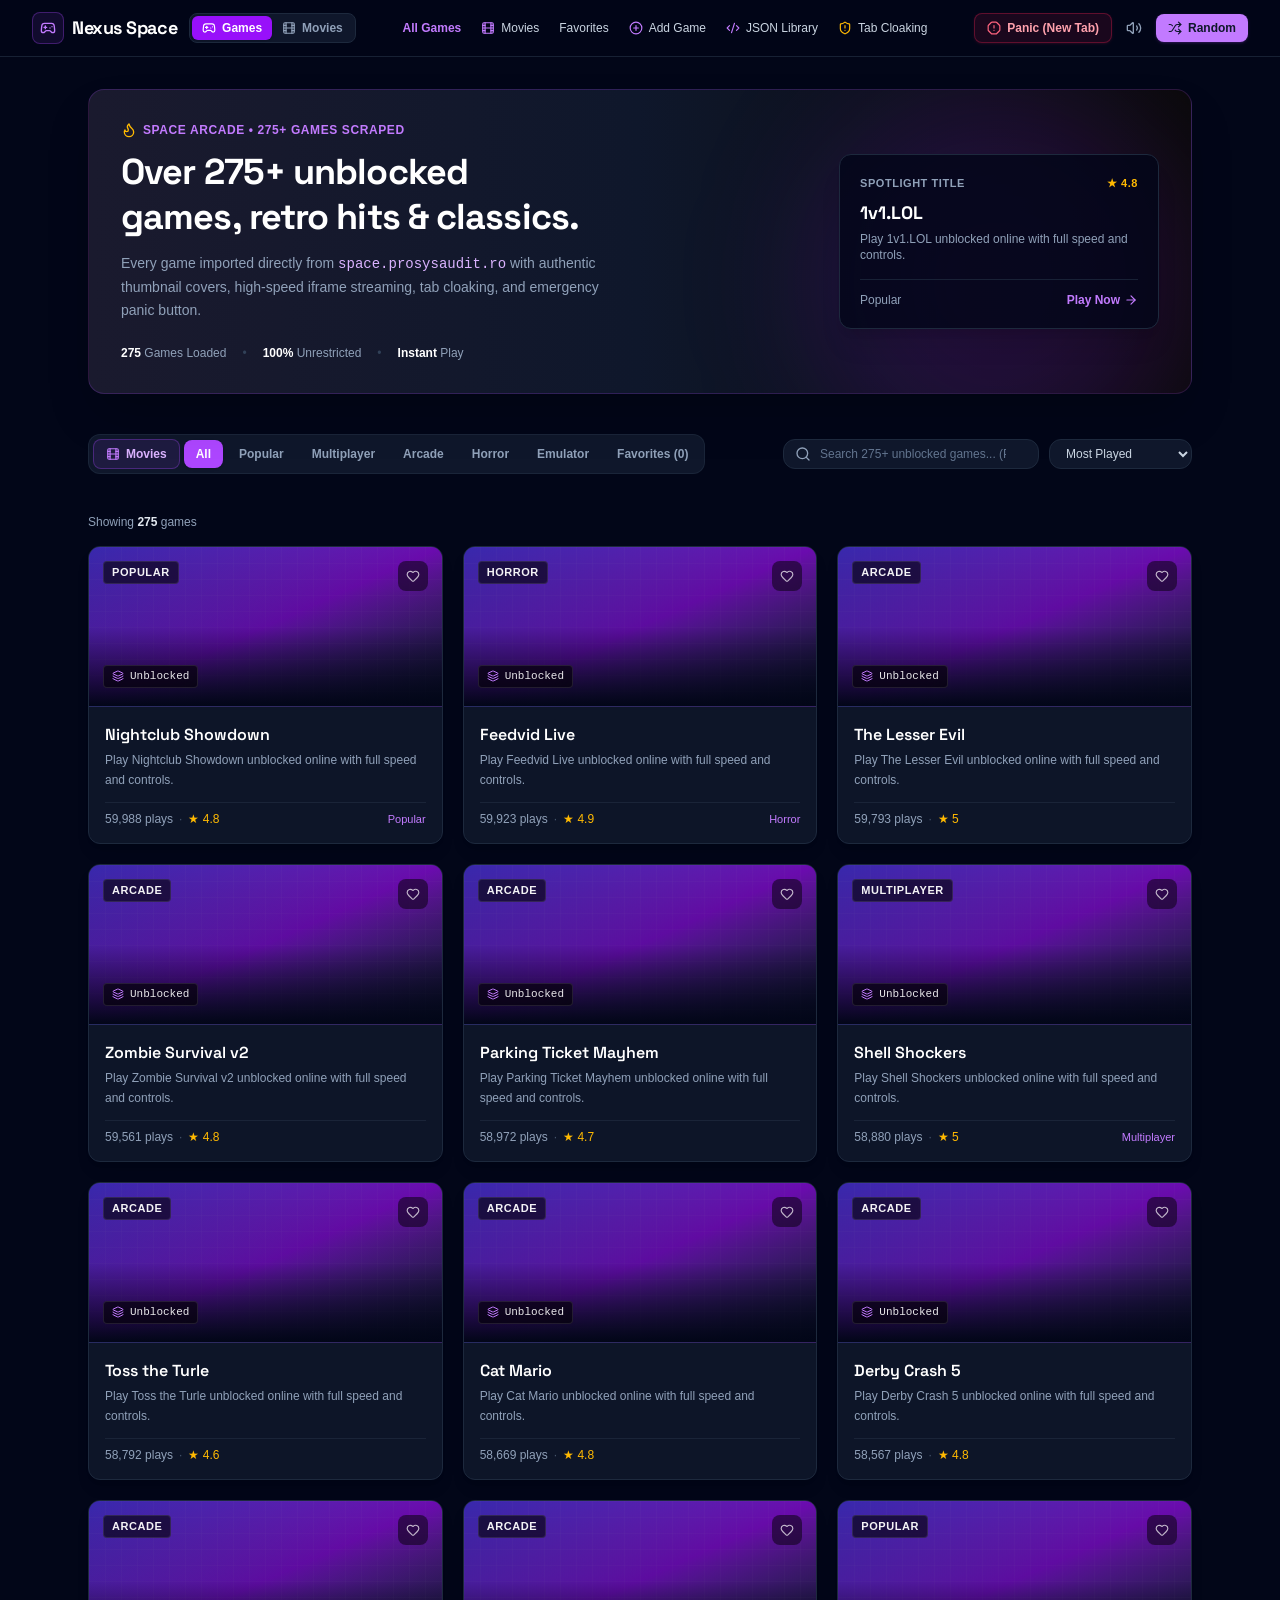
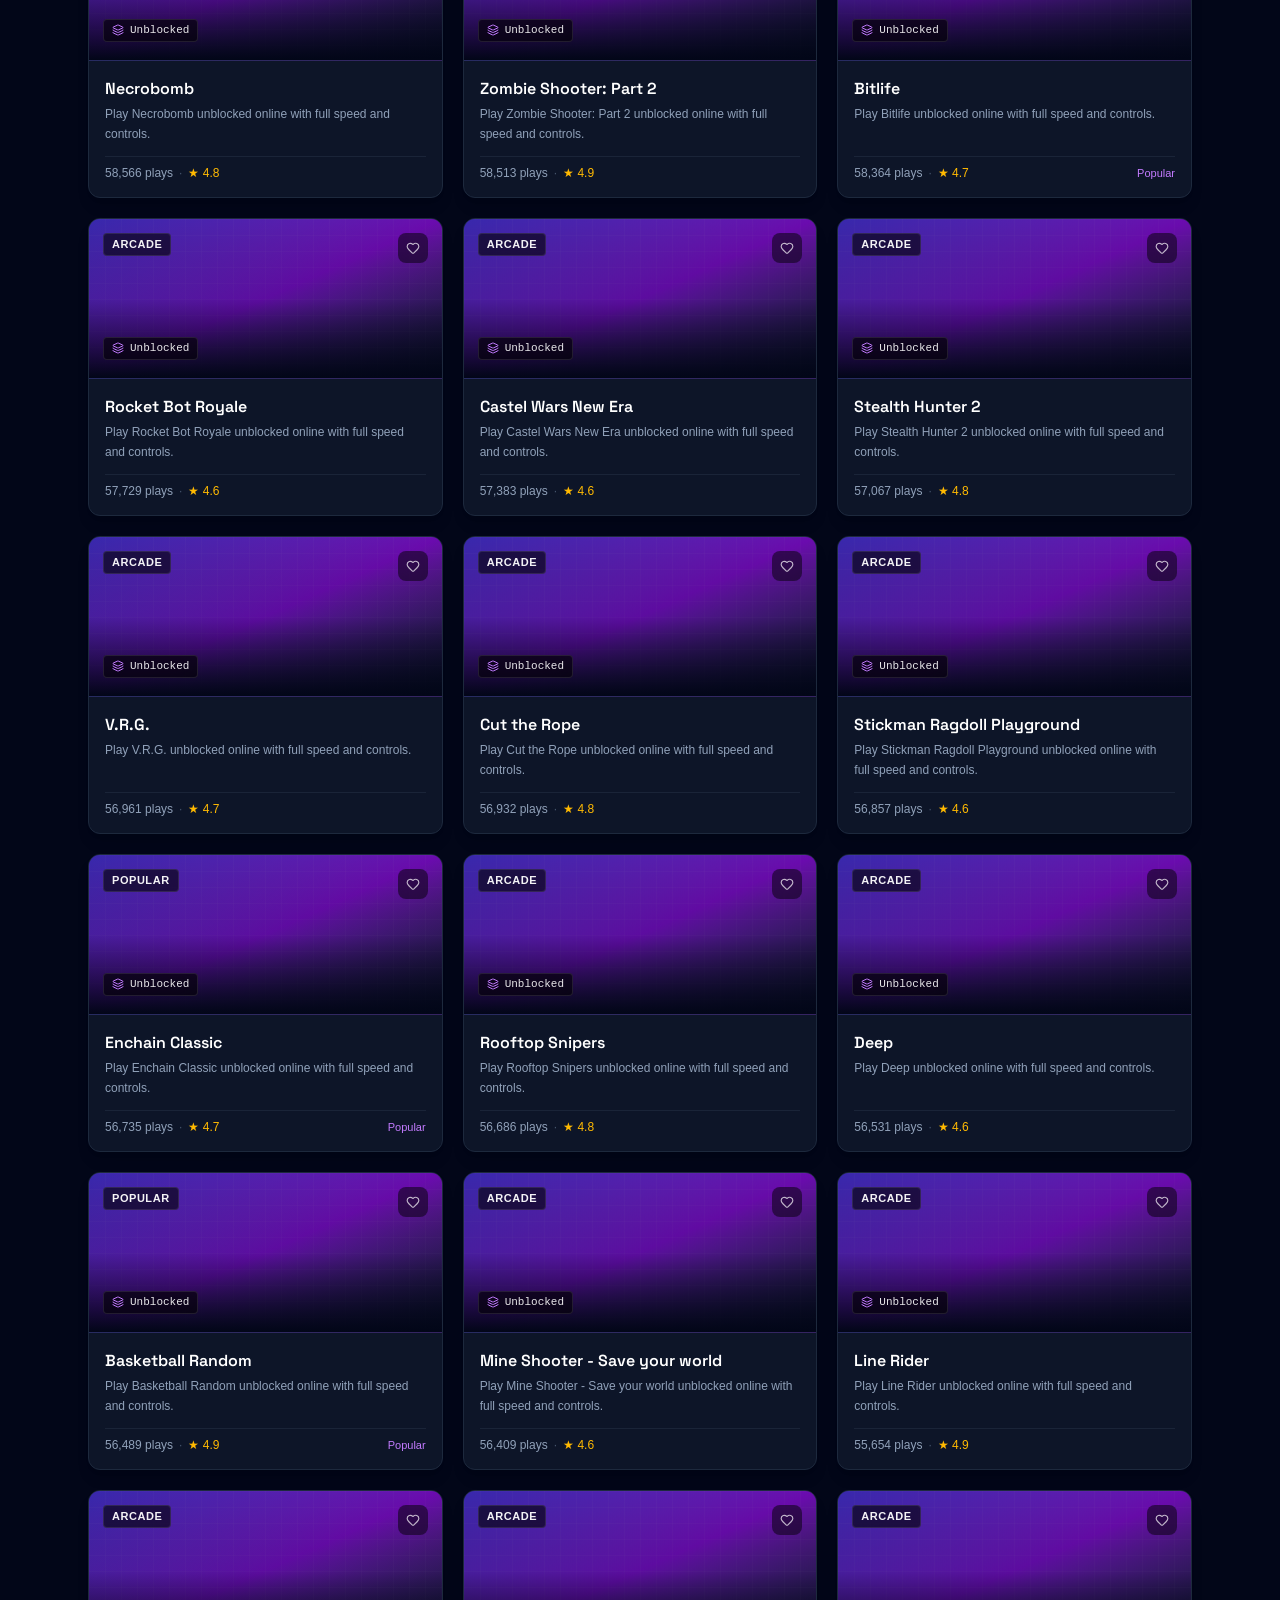
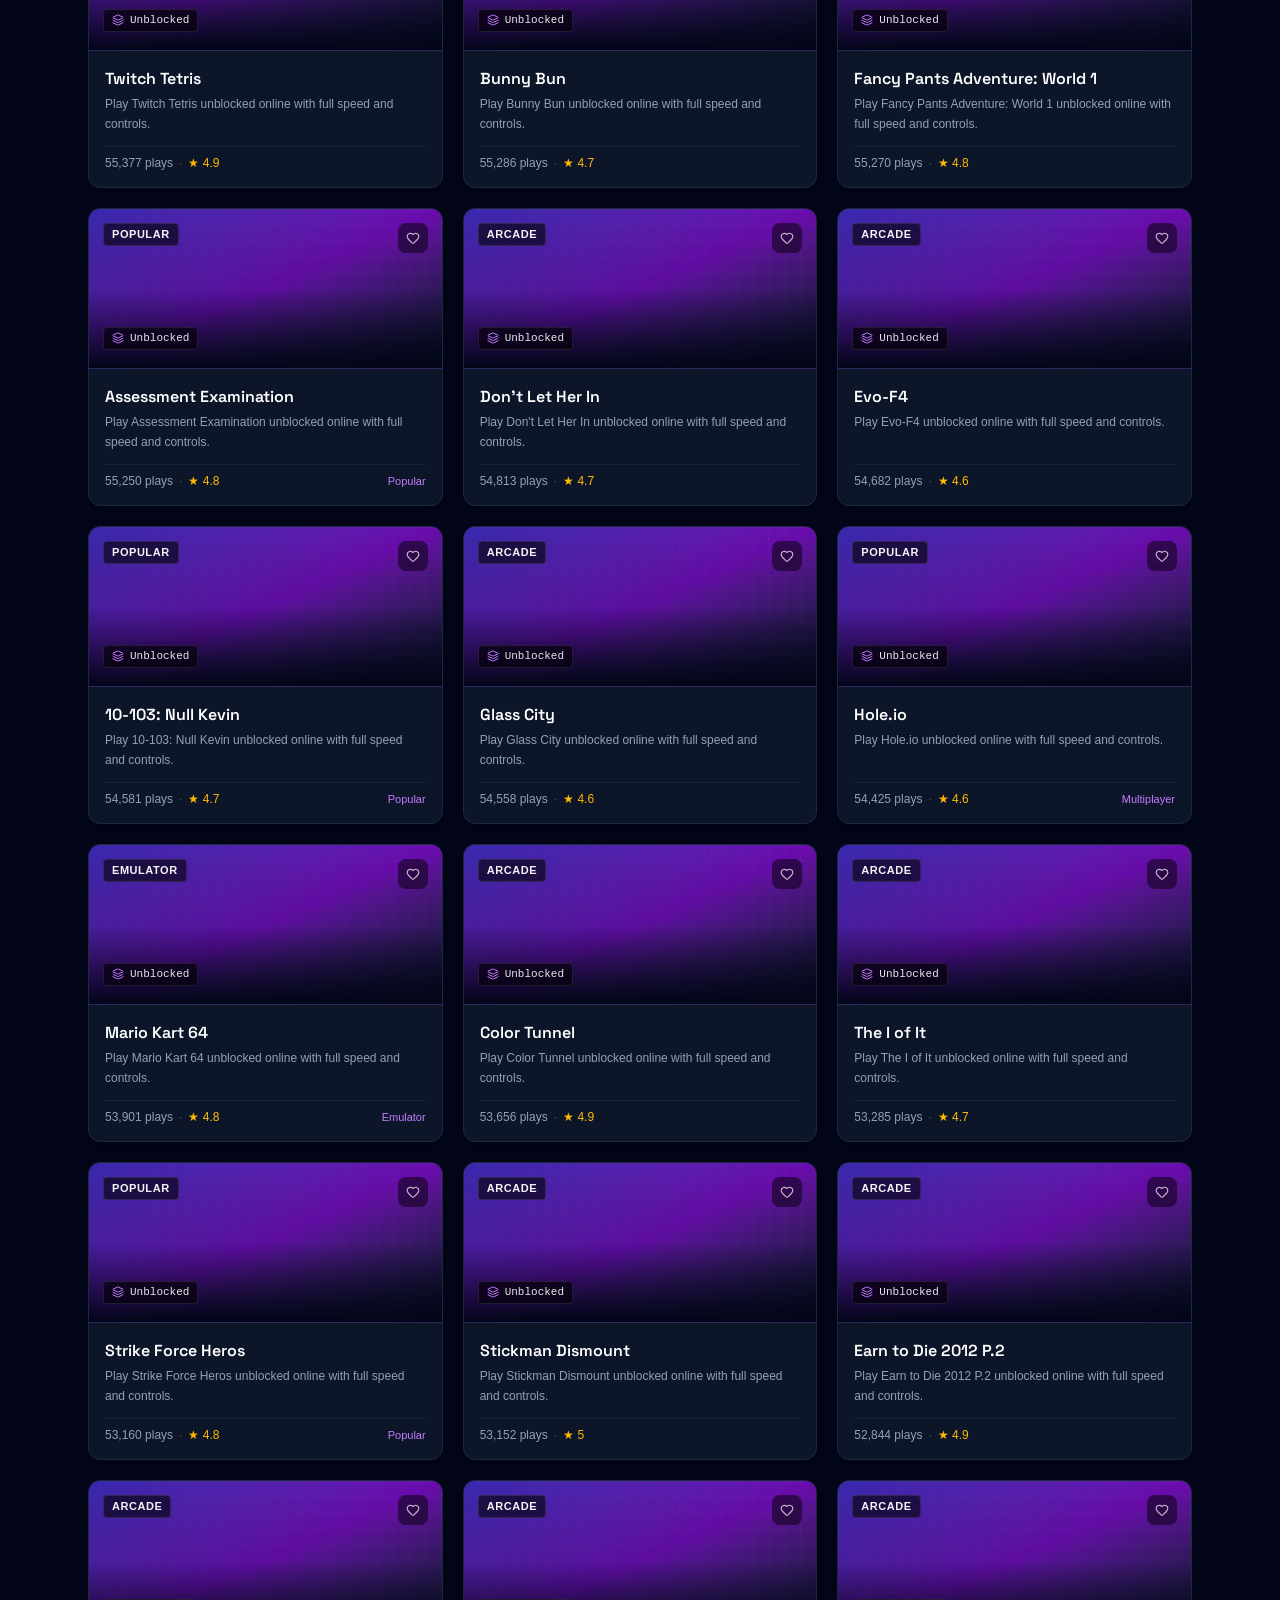
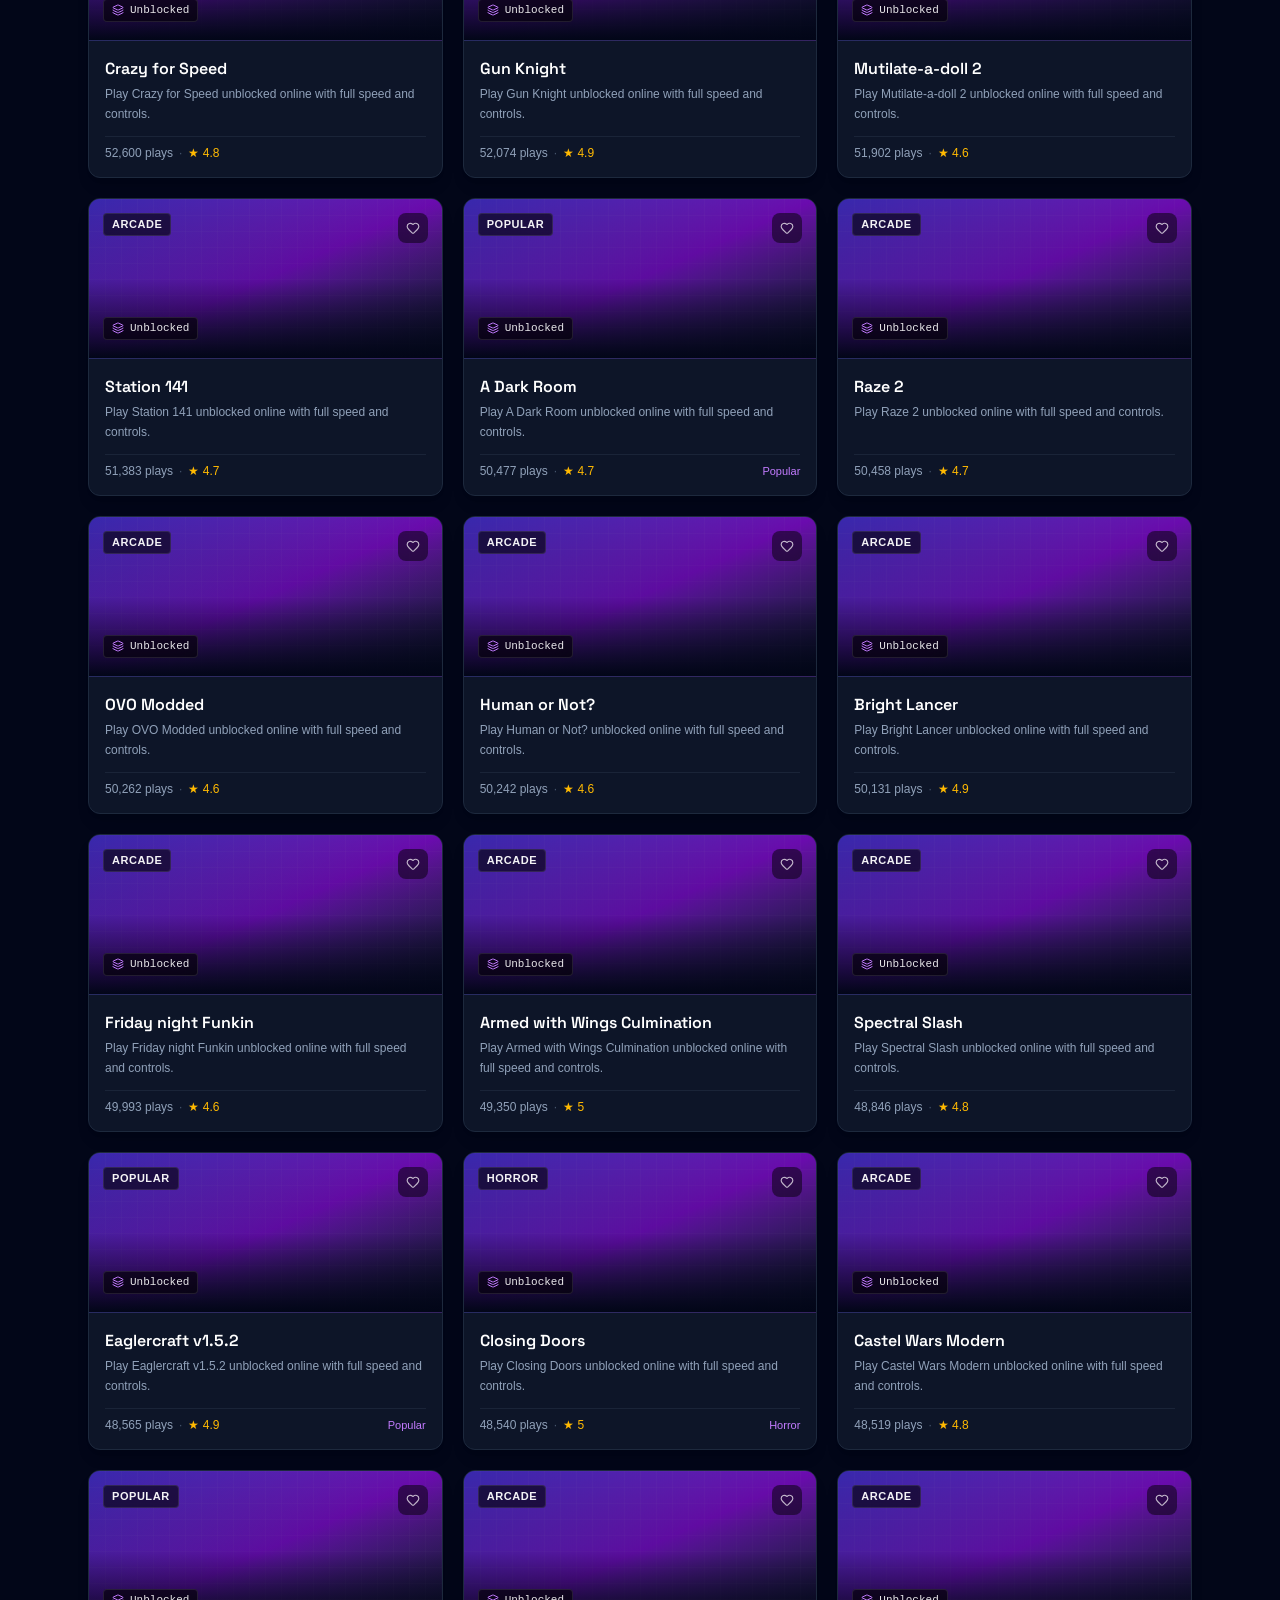
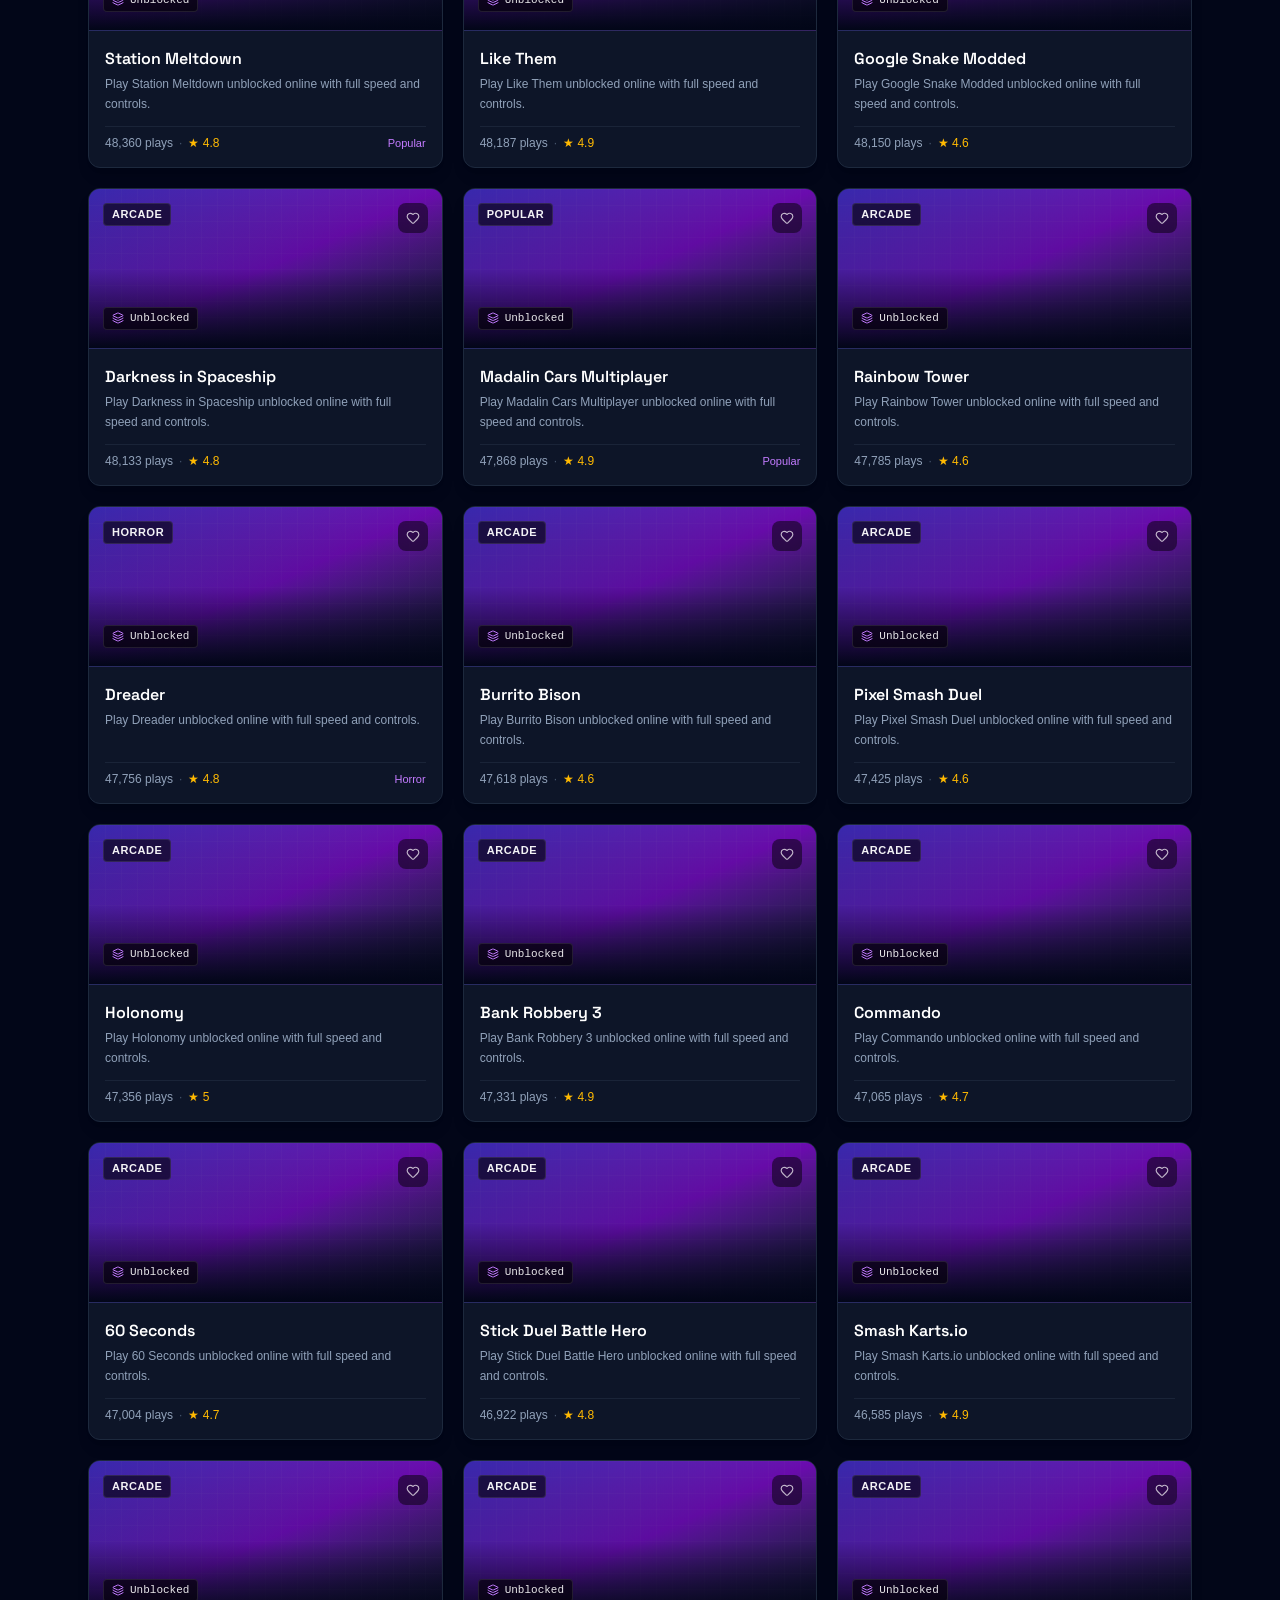
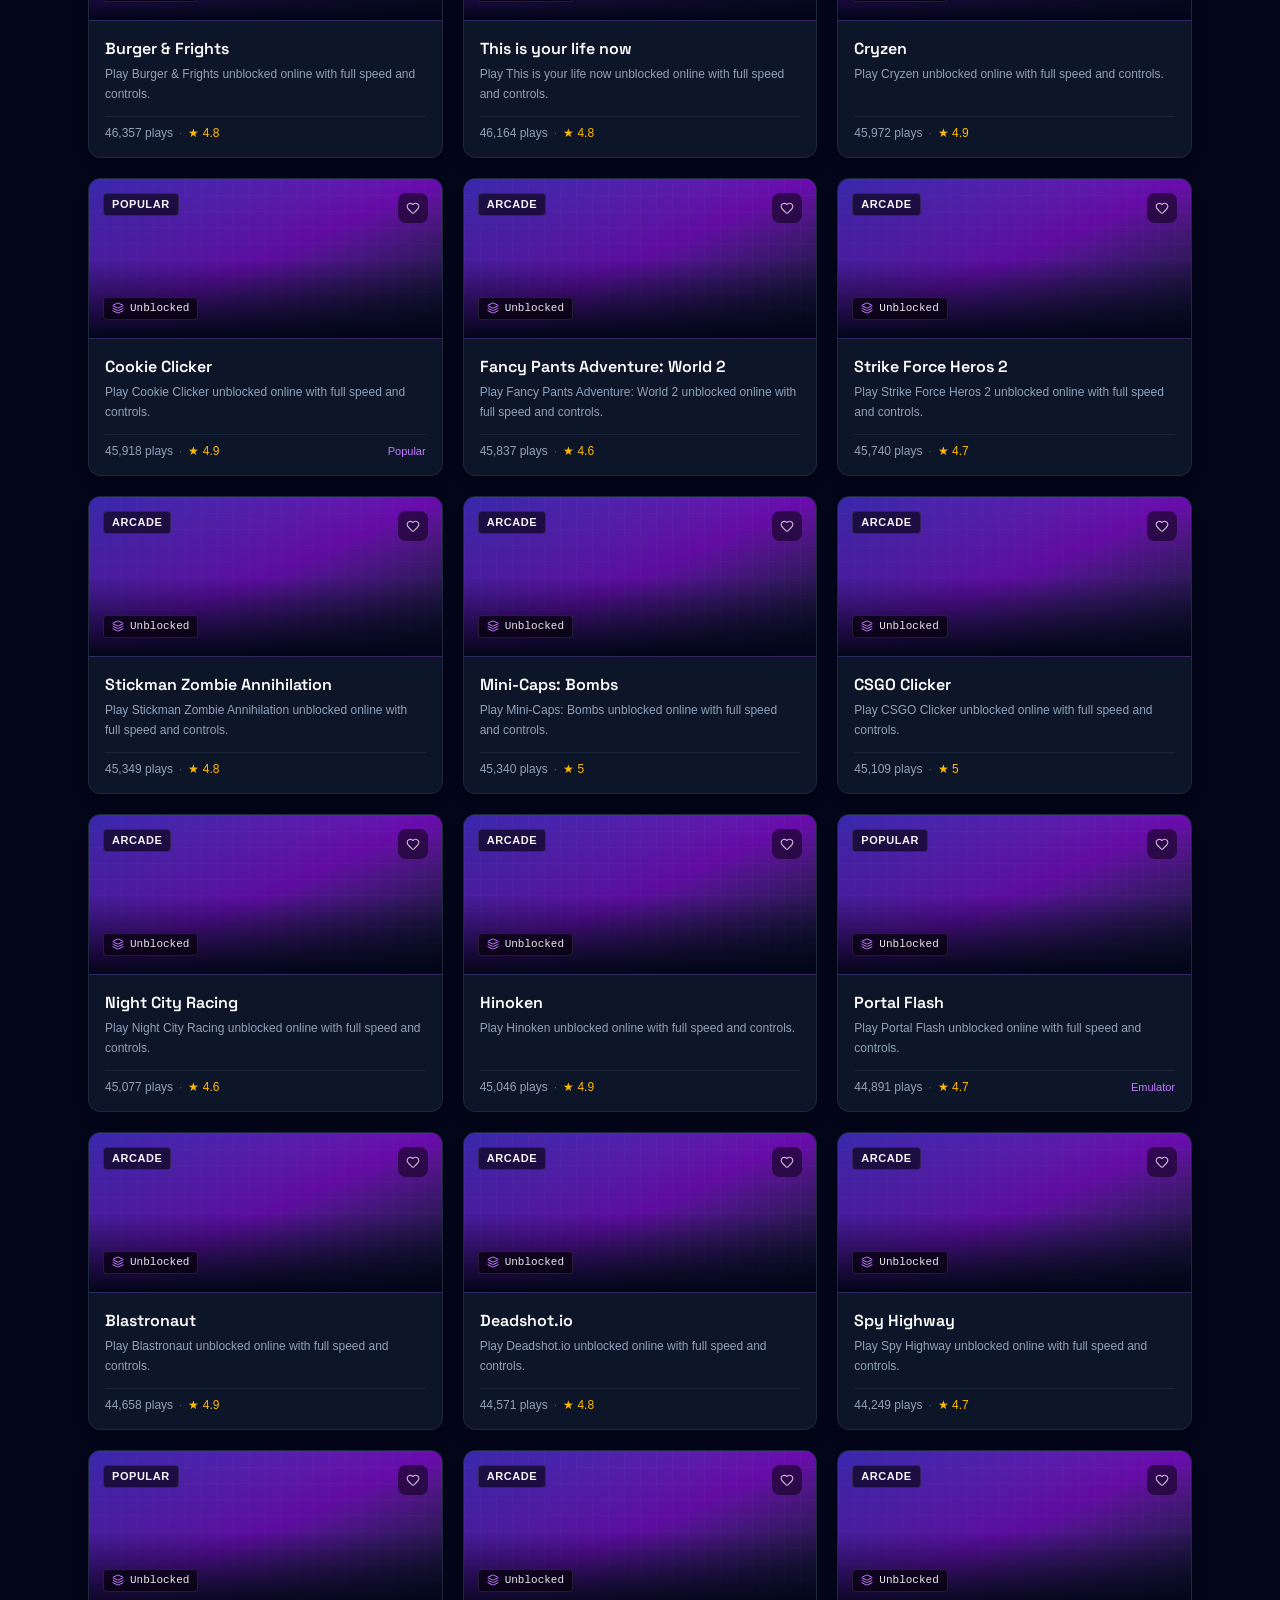
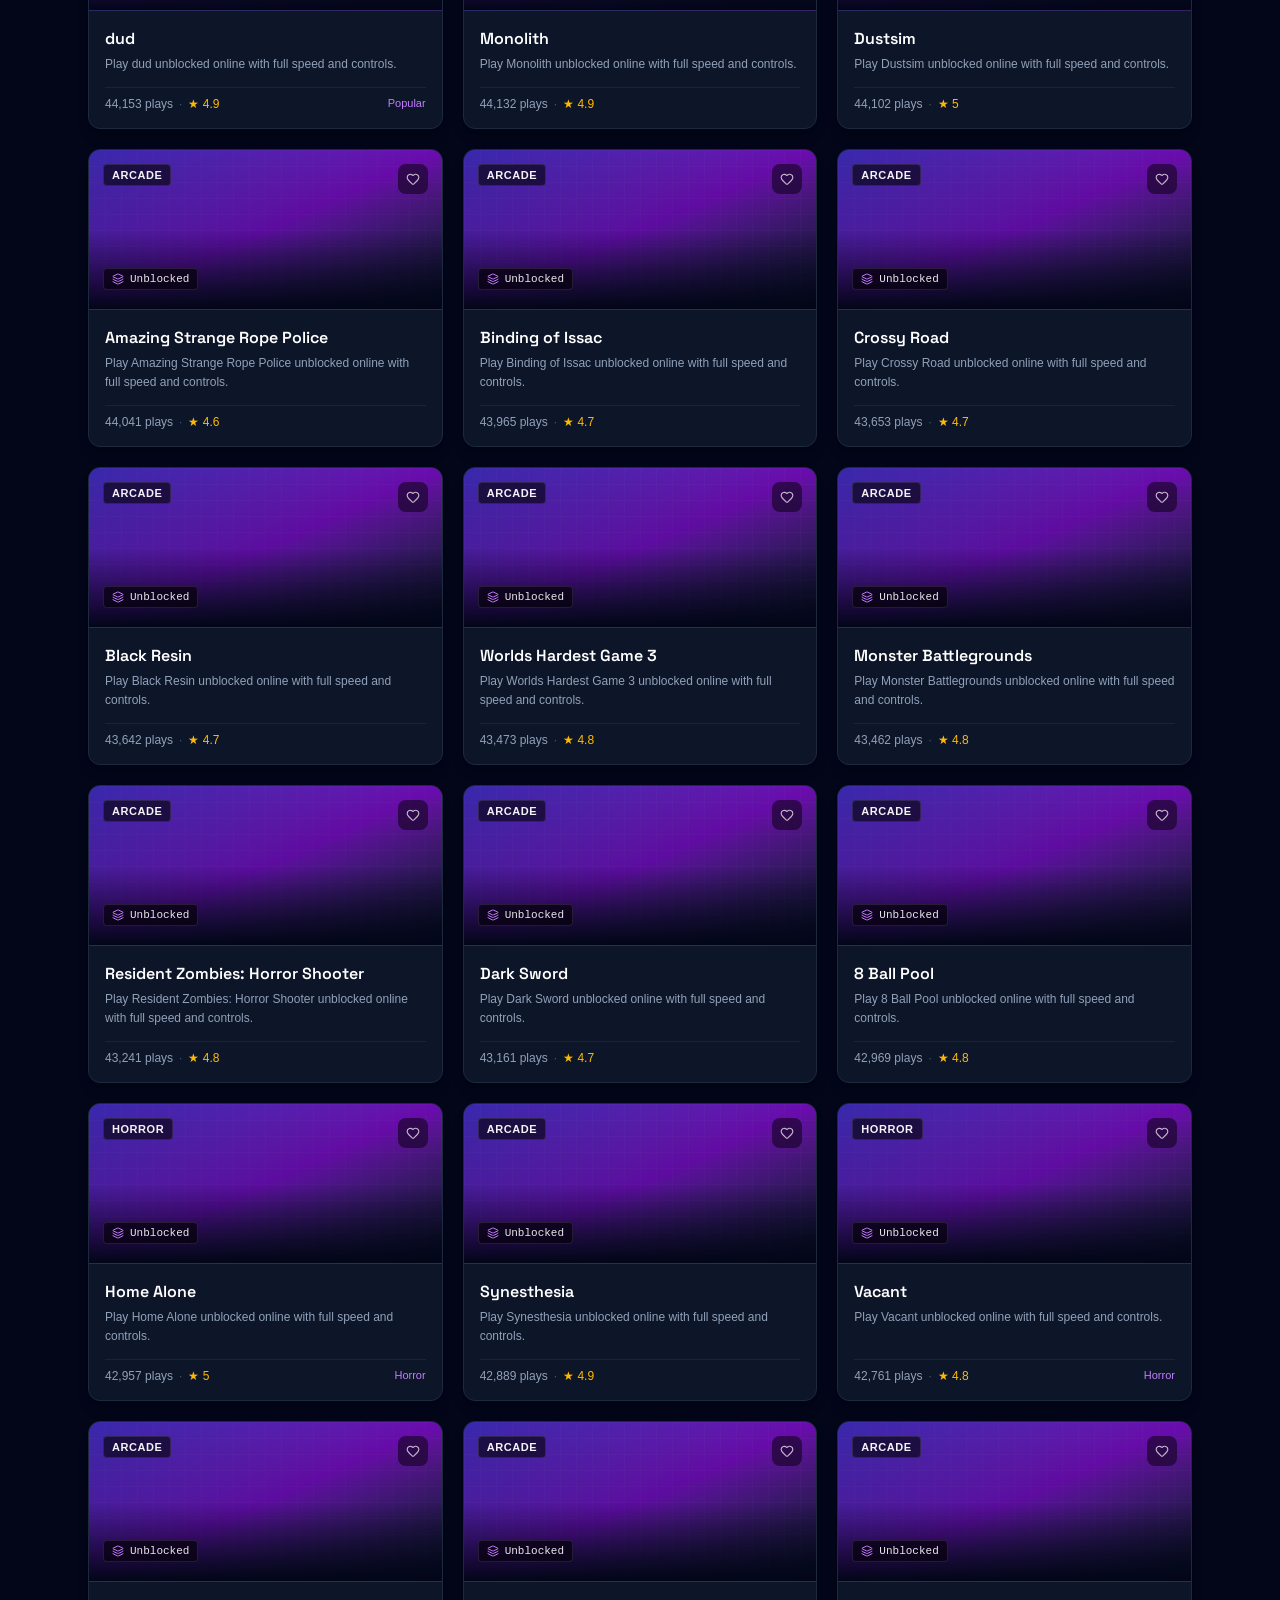
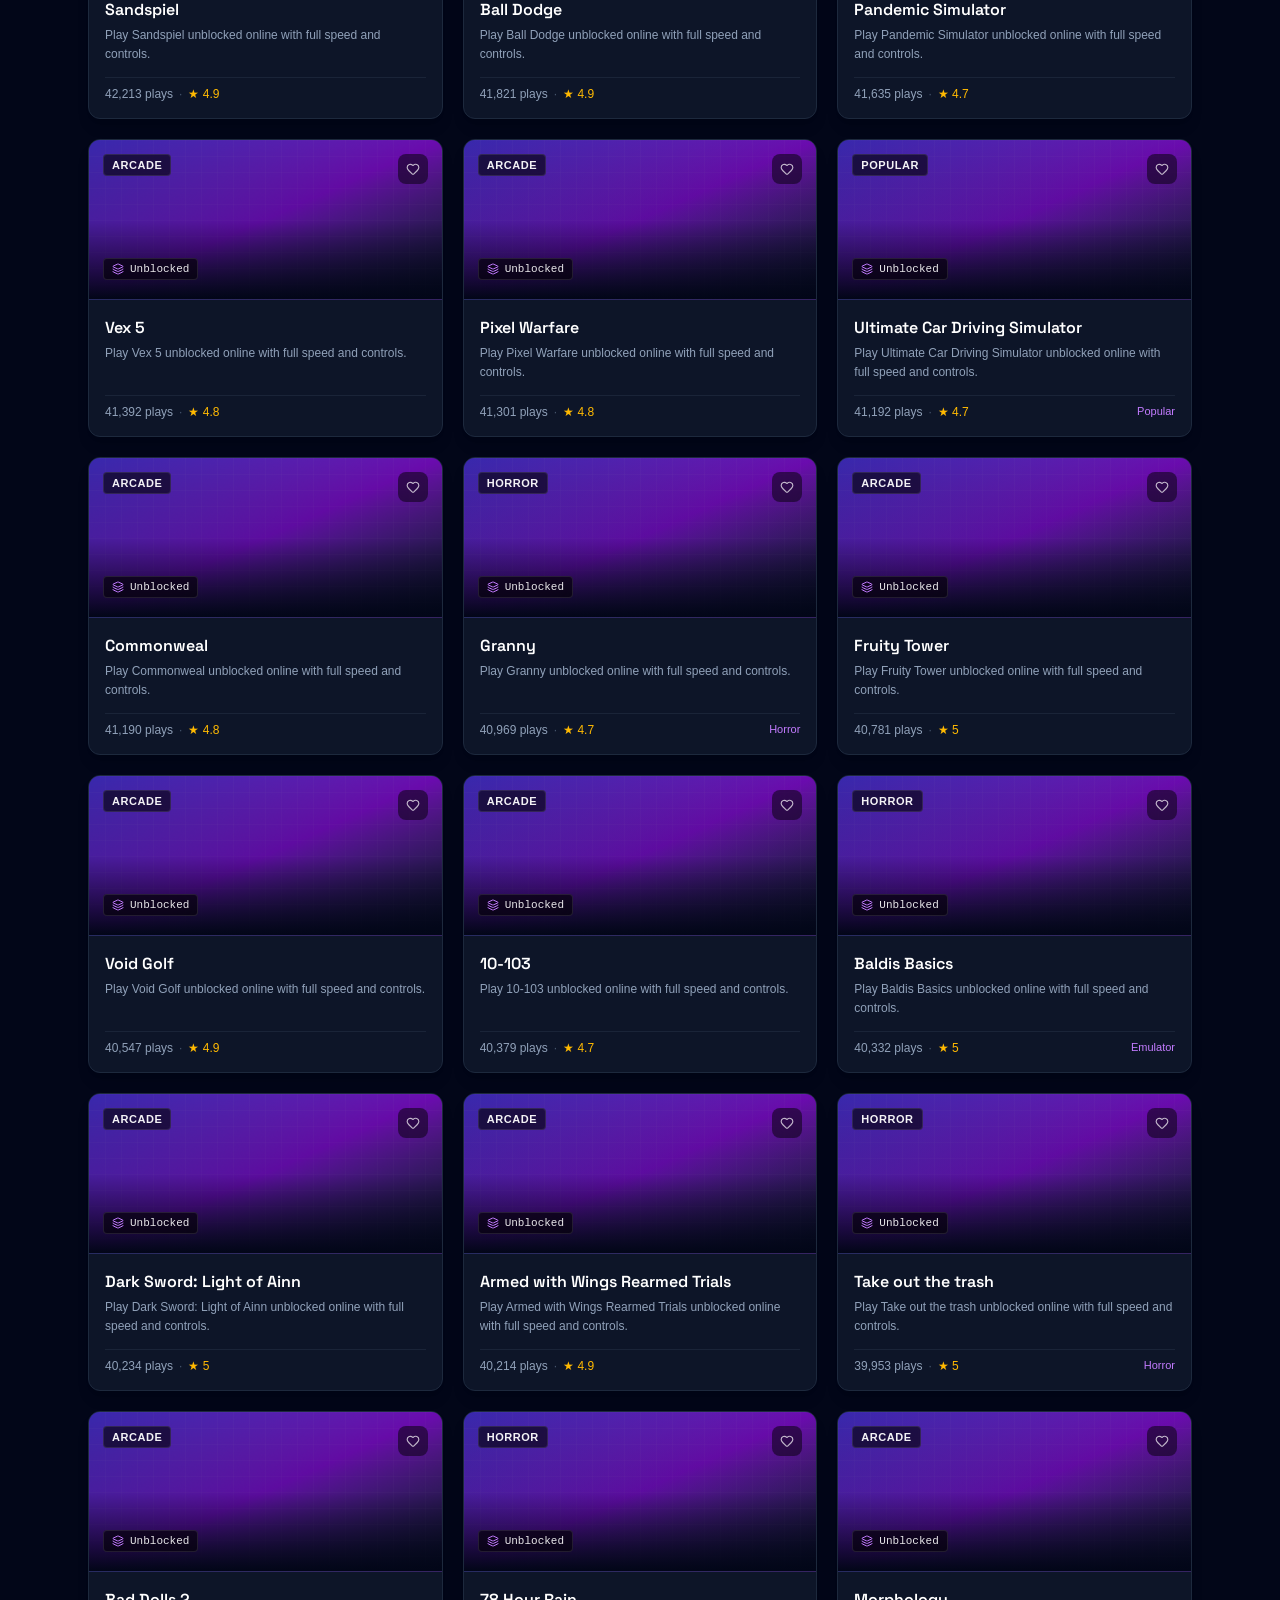
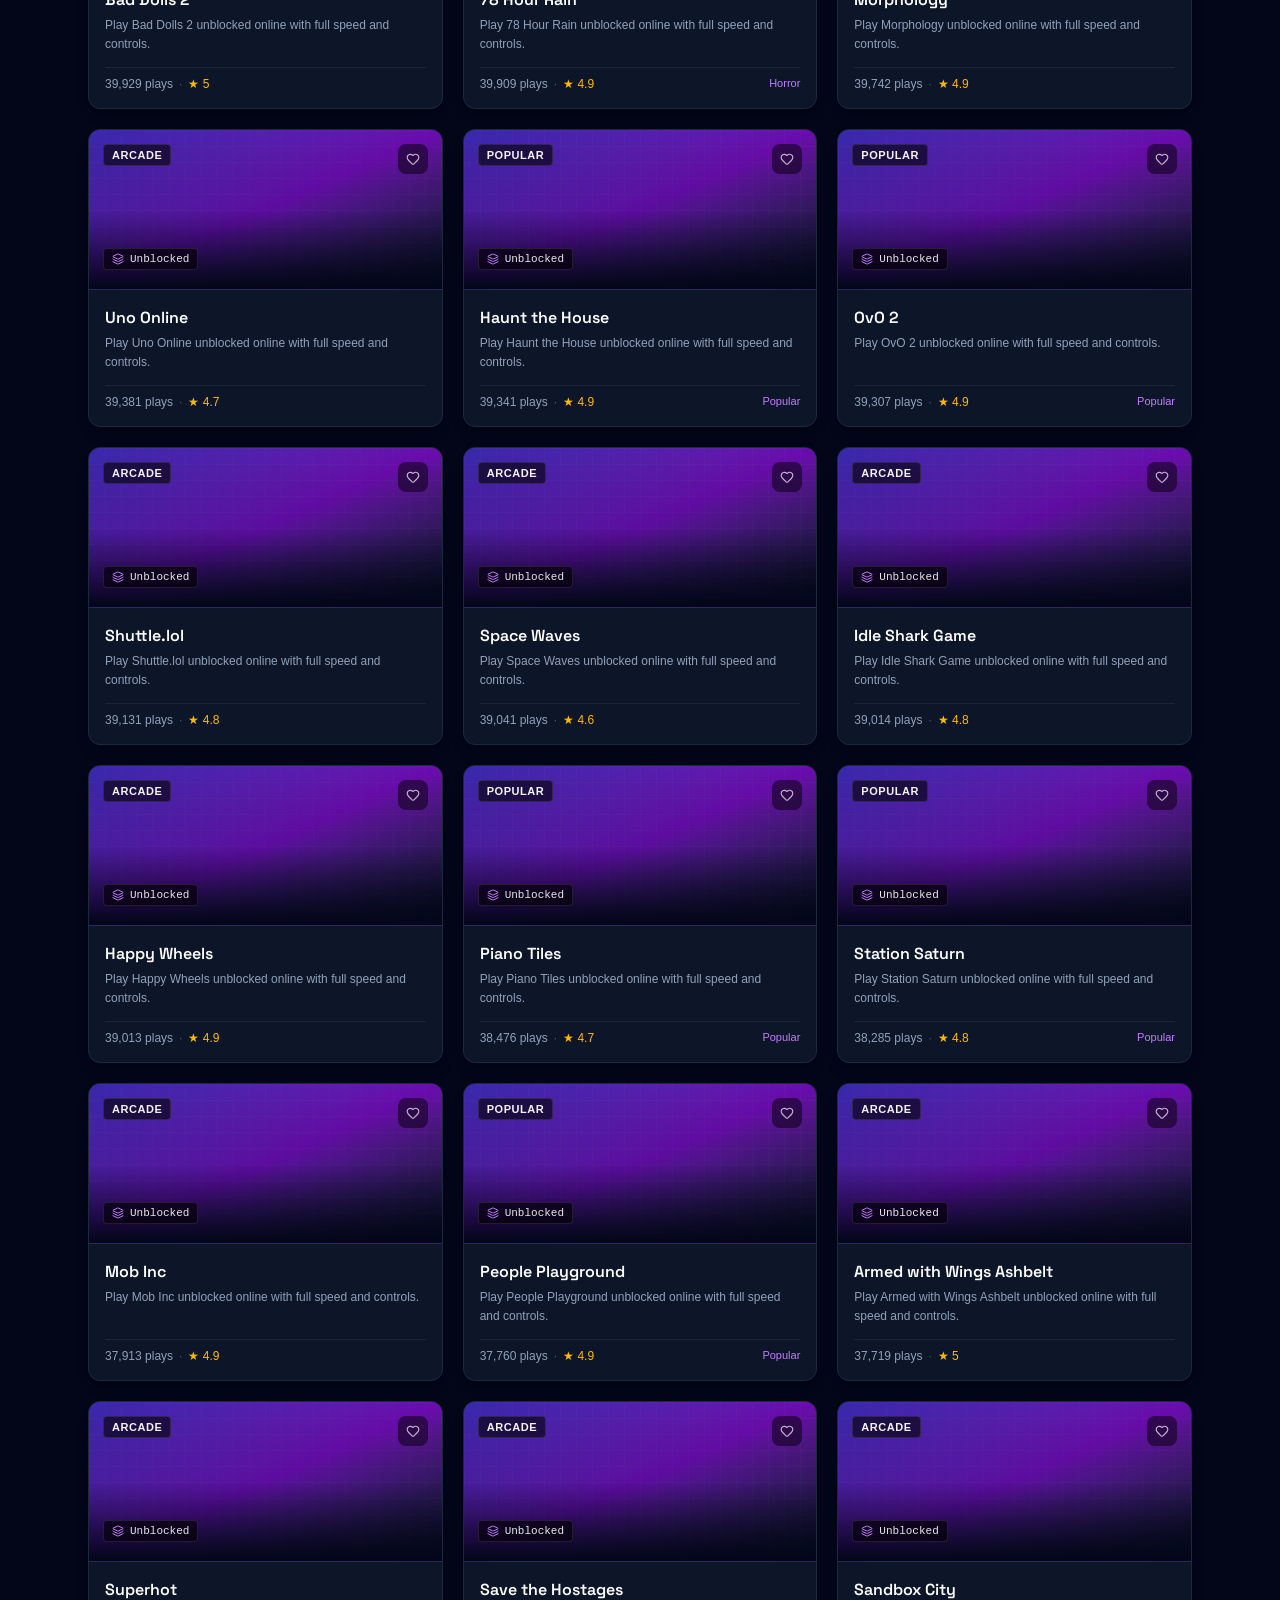
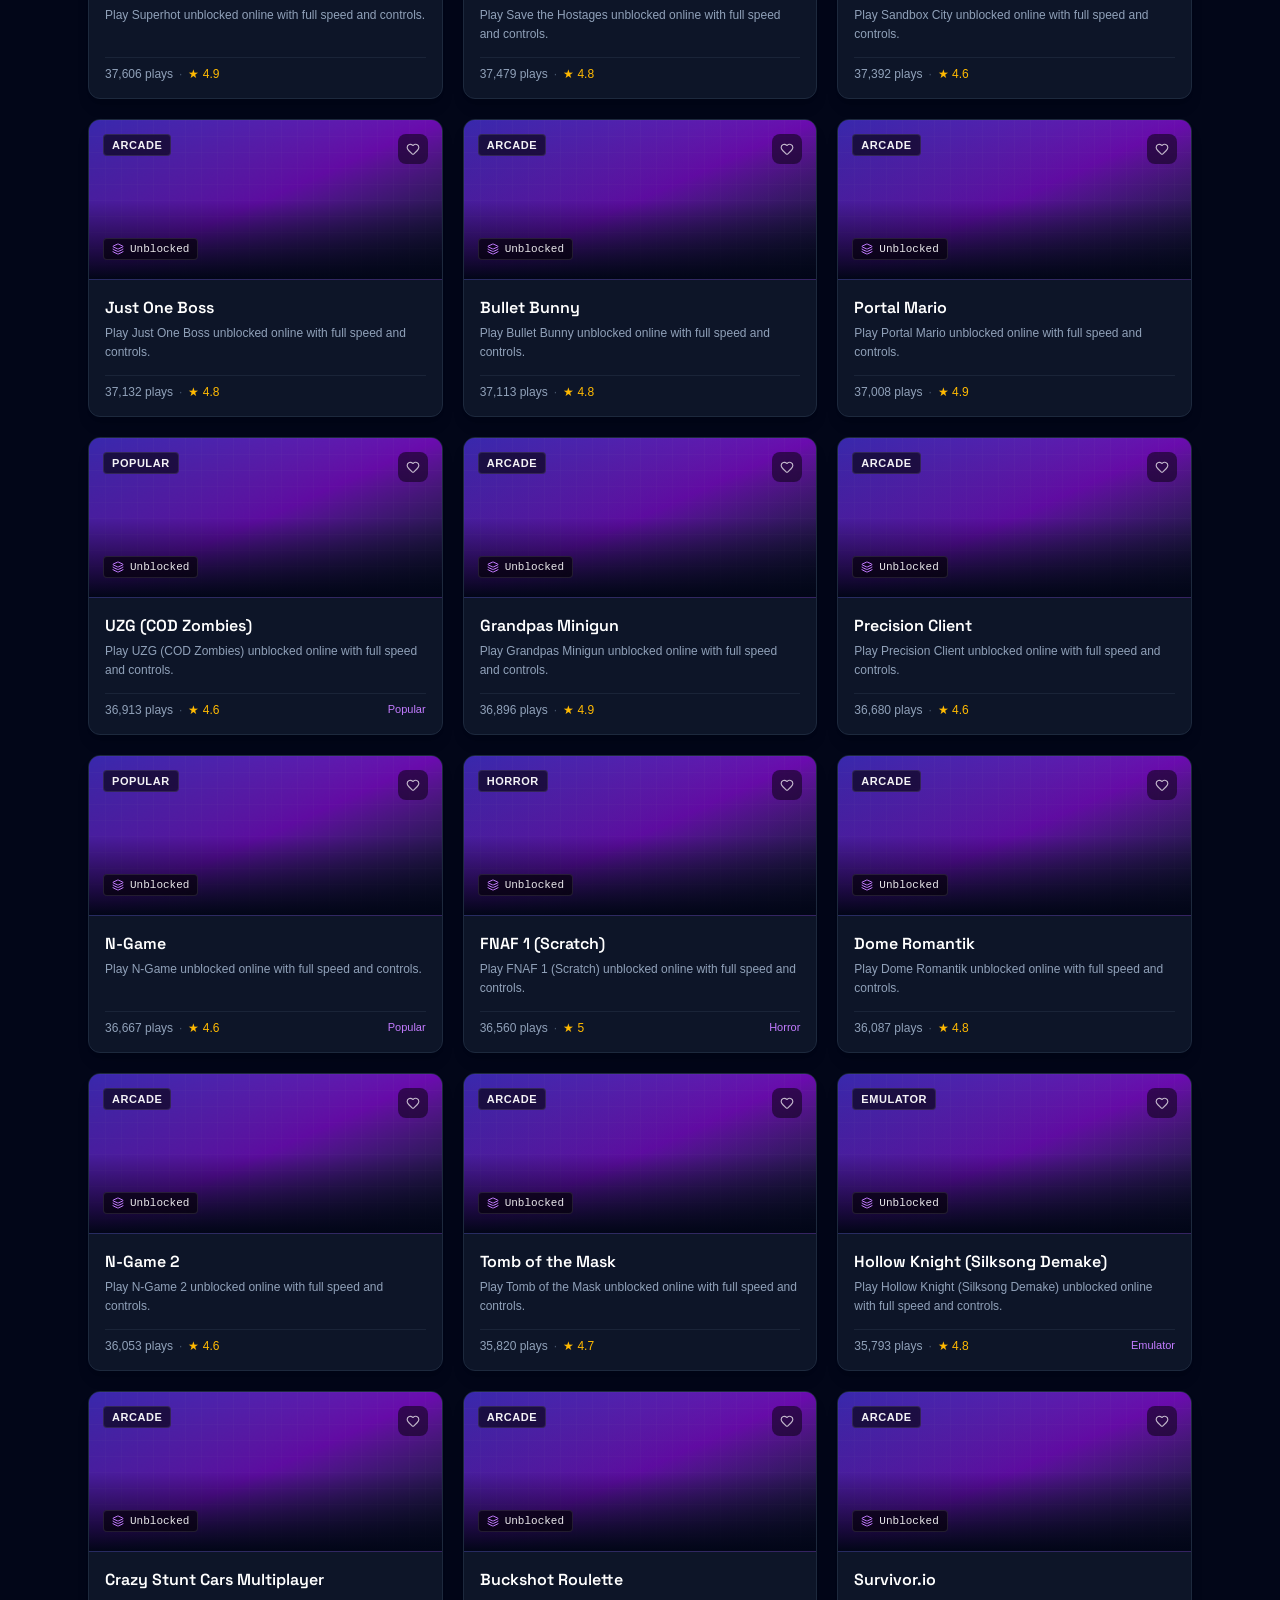
<file: docs/index.html>
<!doctype html>
<html lang="en" class="dark">
  <head>
    <meta charset="UTF-8" />
    <meta name="viewport" content="width=device-width, initial-scale=1.0" />
    <title>Nexus Arcade - Unblocked Games Hub</title>
    <meta name="description" content="A fast, lightweight unblocked game portal storing HTML/JS/CSS playable games in a clean JSON format, complete with fullscreen mode, tab cloaking, and custom game embedding." />
    <meta property="og:title" content="Nexus Arcade - Unblocked Games Hub" />
    <meta property="og:description" content="A fast, lightweight unblocked game portal storing HTML/JS/CSS playable games in a clean JSON format, complete with fullscreen mode, tab cloaking, and custom game embedding." />
    <meta property="og:type" content="website" />
    <meta name="twitter:card" content="summary_large_image" />
    <link rel="icon" id="app-favicon" type="image/svg+xml" href="data:image/svg+xml,%3Csvg xmlns='http://www.w3.org/2000/svg' viewBox='0 0 24 24' fill='none' stroke='%2338bdf8' stroke-width='2' stroke-linecap='round' stroke-linejoin='round'%3E%3Cpolygon points='12 2 15.09 8.26 22 9.27 17 14.14 18.18 21.02 12 17.77 5.82 21.02 7 14.14 2 9.27 8.91 8.26 12 2'%3E%3C/polygon%3E%3C/svg%3E" />
    <link rel="preconnect" href="https://fonts.googleapis.com">
    <link rel="preconnect" href="https://fonts.gstatic.com" crossorigin>
    <link href="https://fonts.googleapis.com/css2?family=Outfit:wght@500;600;700;800&family=Plus+Jakarta+Sans:wght@400;500;600;700&family=Space+Grotesk:wght@500;600;700;800&family=JetBrains+Mono:wght@400;500&display=swap" rel="stylesheet">
    <script type="module" crossorigin src="./assets/index-CIWKYVkX.js"></script>
    <link rel="stylesheet" crossorigin href="./assets/index-BRk9UdkS.css">
  </head>
  <body class="bg-slate-950 text-slate-100 min-h-screen selection:bg-sky-500/30 selection:text-sky-200 antialiased font-sans">
    <div id="root"></div>
  </body>
</html>
</file>
